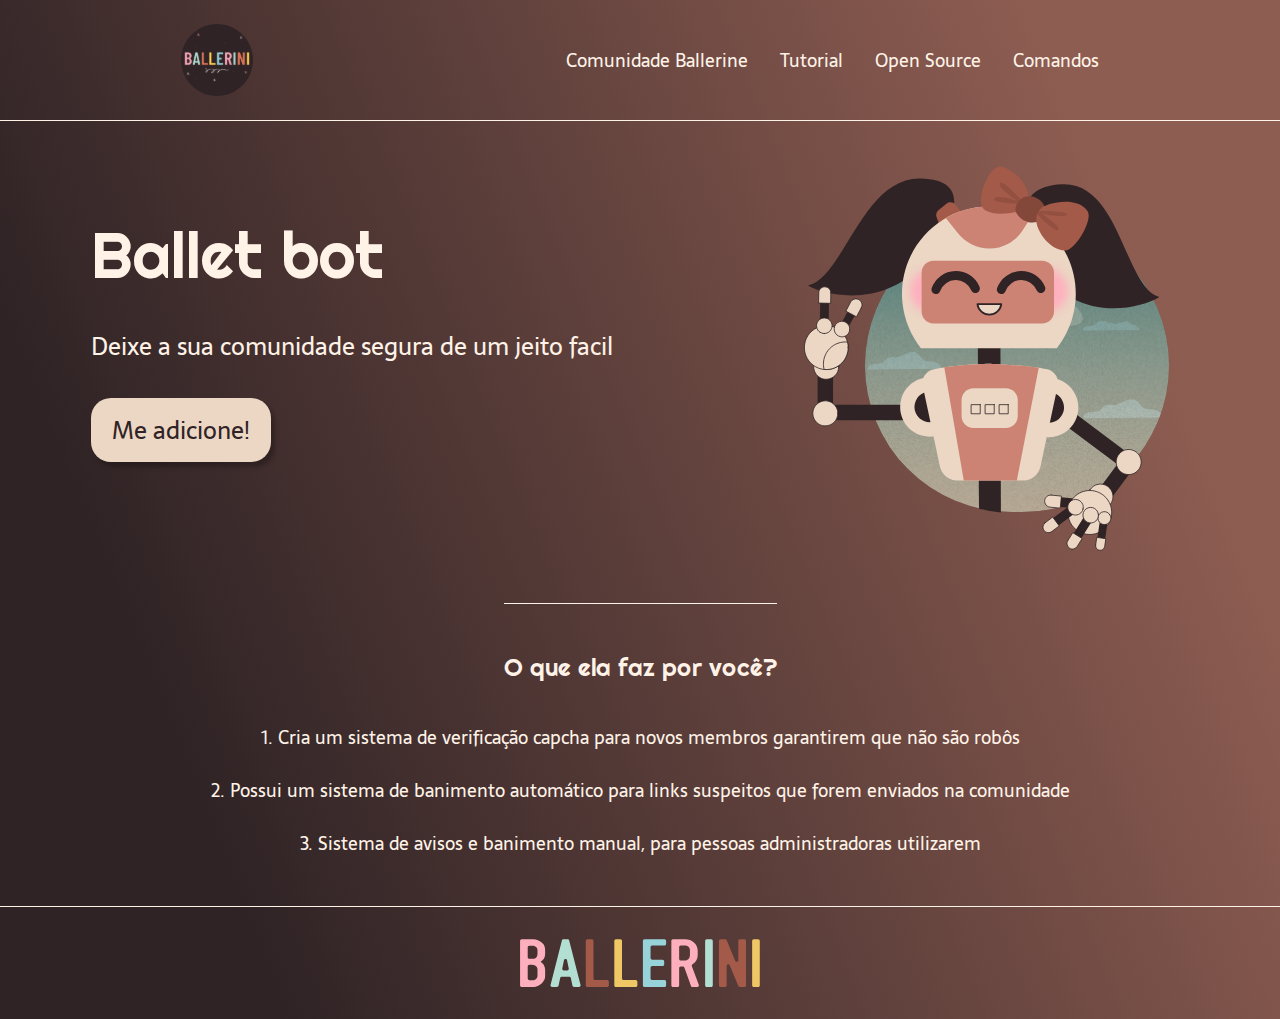
<file: Download Package/Comunidade Balerine/index.html>
<!DOCTYPE html>
<html lang="pt-br">
<head>
    <meta charset="UTF-8">
    <meta http-equiv="X-UA-Compatible" content="IE=edge">
    <meta name="viewport" content="width=device-width, initial-scale=1.0">
    <title>Document</title>
    <link rel="stylesheet" href="src/css/style.css">
</head>
<body>
    <header class="cabecalho">
        <img class="cabecalho-imagem" src="src/imagem/Vector.svg" alt="Logo Ballerine">

        <nav class="cabecalho-menu"><!--Para navegação com semantica-->
            <a class="cabecalho-menu-item" href="/index.html">Comunidade Ballerine</a>
            <a class="cabecalho-menu-item" href="https://www.youtube.com/watch?v=llF6vD-RljE&t=2208s">Tutorial</a>
            <a class="cabecalho-menu-item" href="index.html">Open Source</a>
            <a class="cabecalho-menu-item" href="index.html">Comandos</a>
        </nav>

    </header>

    <main class="conteudo">
        <section class="conteudo-principal"> <!--Para sessoes-->
            <div class="conteudo-principal-escrito"><!--Parte escrita da diisão-->
                <h1 class="conteudo-principal-escrito-titulo">Ballet bot</h1>
                <h2 class="conteudo-principal-escrito-subtitulo">Deixe a sua comunidade segura de um jeito facil</h2>
                <button class="conteudo-principal-escrito-botao">Me adicione!</button>
            </div>
            <div>
                <img class="conteudo-principal-imagem" src="src/imagem/Group 4.svg" alt="Imagem Robo balle">
            </div>
        </section>

        <section class="conteudo-secundario">
        <h3 class="conteudo-secundario-titulo">O que ela faz por você?</h3>
        <p class="conteudo-secundario-paragrafo">1. Cria um <strong>sistema de verificação capcha</strong> para novos membros garantirem que não são robôs</p>
        <p class="conteudo-secundario-paragrafo">2. Possui um <strong>sistema de banimento automático</strong> para links suspeitos que forem enviados na comunidade</p>
        <p class="conteudo-secundario-paragrafo">3. <strong>Sistema de avisos e banimento manual</strong>, para pessoas administradoras utilizarem</p>
        </section>
    </main>

    <footer class="rodape">
        <img class="rodape-imagem" src="src/imagem/BALLERINI.svg" alt="Imagem Ballerine">
    </footer>


</body>
</html>
</file>
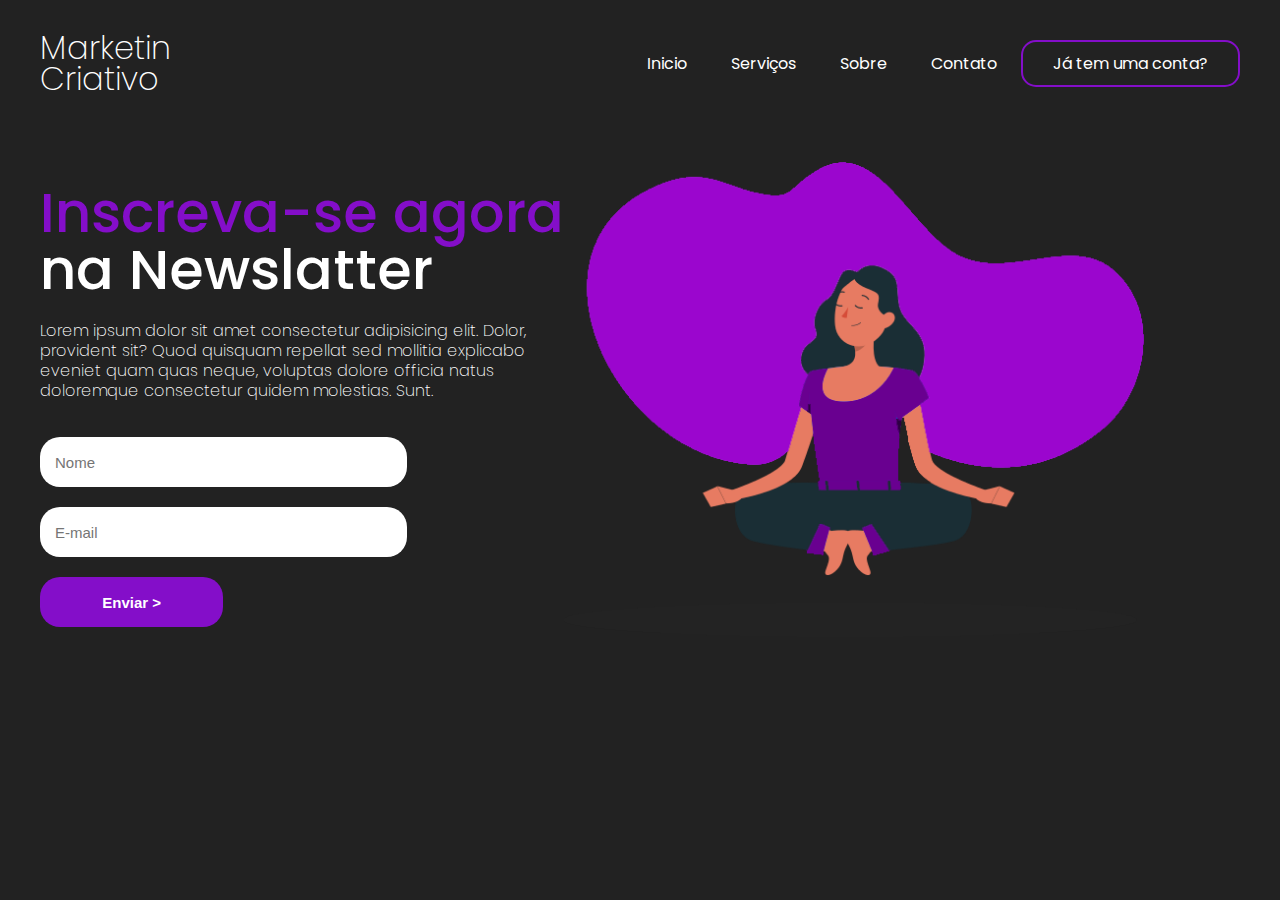
<file: Download Package/Landing Page/index.html>
<!DOCTYPE html>
<html lang="pt-br">
<head>
    <meta charset="UTF-8">
    <meta http-equiv="X-UA-Compatible" content="IE=edge">
    <meta name="viewport" content="width=device-width, initial-scale=1.0">
    <title>Landing Page</title>
    <link rel="stylesheet" href="src/css/style.css">
    <link rel="stylesheet" href="src/css/medida.css">
</head>
<body>
    <header>
        <div id="title">
            <h1>Marketin</h1>
            <h1>Criativo</h1>
        </div>
        <ul>
            <a href="#"><li>Inicio</li></a>
            <a href="#"><li>Serviços</li></a>
            <a href="#"><li>Sobre</li></a>
            <a href="#"><li>Contato</li></a>
            <a class="criar-conta" href="#"><li>Já tem uma conta?</li></a>

        </ul>
    </header>

    <main>
        <aside><!--Teg semantica pra pagina q tenha lado-->

            <h2 class="principal">Inscreva-se agora</h2>
            <h2>na Newslatter</h2>
            <p>Lorem ipsum dolor sit amet consectetur adipisicing elit. Dolor, provident sit? Quod quisquam repellat sed mollitia explicabo eveniet quam quas neque, voluptas dolore officia natus doloremque consectetur quidem molestias. Sunt.</p>

            <form action=""><!--Para formularios-->
                <input type="text" placeholder="Nome"><!--Placeholder Texto que fica dentro do input-->
                <input type="email" placeholder="E-mail">
                <input type="submit" value="Enviar >"> <!--value define o texto para ficar dentro do input-->
            </form>

        </aside>

        <article><!--Div semantica para lugares aonde vai ter imagens-->
            <img src="src/imagens/77d0a7c454e658833800528e748edbe9.png" alt="mulher-roxa">
        </article>
    </main>

    <footer>

    </footer>
</body>
</html>
</file>
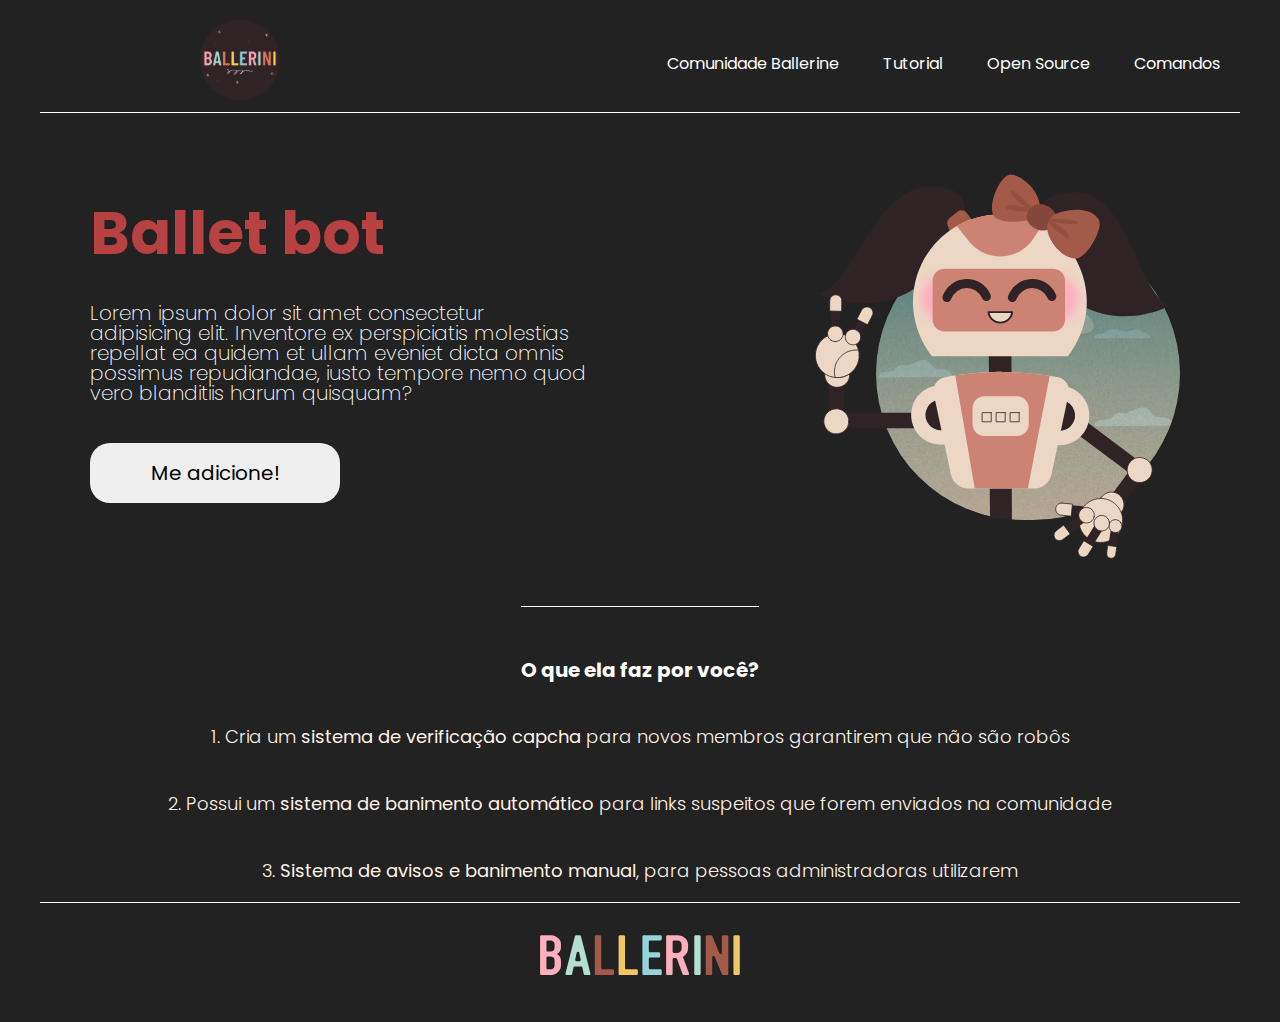
<file: Download Package/Comunidade Balerine/Sozinho/index.html>
<!DOCTYPE html>
<html lang="pt-br">
<head>
    <meta charset="UTF-8">
    <meta name="viewport" content="width=device-width, initial-scale=1.0">
    <title>Comunidade balerine</title>
    <link rel="stylesheet" href="style.css">
</head>
<body>
    <header>
        <nav>
            <div class="logo">
                <img class="principal" src="Vector.svg" alt="">
            </div>

            <ul>
                <a href="#"><li>Comunidade Ballerine</li></a>
                <a href="#"><li>Tutorial</li></a>
                <a href="#"><li>Open Source</li></a>
                <a href="#"><li>Comandos</li></a>
            </ul>
        </nav>
    </header>

    <main>
        <aside>
            <div class="pagina1">
                <h3 class="titulo">Ballet bot</h3>
                <h3 class="subtitulo">Lorem ipsum dolor sit amet consectetur adipisicing elit. Inventore ex perspiciatis molestias repellat ea quidem et ullam eveniet dicta omnis possimus repudiandae, iusto tempore nemo quod vero blanditiis harum quisquam?</h3>
            </div>

            <input type="button" value="Me adicione!">
        </aside>

        <figure>
            <img class="robo" src="Group 4.svg" alt="">
        </figure>

    </main>
    
    <section>
        <div class="segunda">
            <h3 class="segunda-titulo">O que ela faz por você?</h3>
            <p class="segunda-paragrafo">1. Cria um <strong>sistema de verificação capcha</strong> para novos membros garantirem que não são robôs</p>
            <p class="segunda-paragrafo">2. Possui um <strong>sistema de banimento automático</strong> para links suspeitos que forem enviados na comunidade</p>
            <p class="segunda-paragrafo">3. <strong>Sistema de avisos e banimento manual</strong>, para pessoas administradoras utilizarem</p>
        </div>
    </section>
    
    <footer class="rodape">
        <img class="rodape-imagem" src="BALLERINI.svg" alt="rodape">
    </footer>
</body>
</html>
</file>
<file: Download Package/Comunidade Balerine/src/css/style.css>
@import url('https://fonts.googleapis.com/css2?family=Righteous&family=Sarala:wght@400;700&display=swap');

* {
    margin: 0; /*A distancia da tag que você ta usando para a tag exterior*/
    padding: 0; 
    box-sizing: border-box;
    text-decoration: none;
}

body{
    font-size:100%;
    background: linear-gradient(68.15deg, #2F2325 16.62%, #8E5D52 85.61%);
}
.cabecalho{
    display: flex;
    flex-direction: row; /*faz os itens ficarem em linhas*/
    align-items: center; /*Faz o alinhamento no centro do header*/
    justify-content: space-around;
    padding: 24px; /*Distancia de todas as bordas*/
}

.cabecalho-imagem{
    height: 72px; /*altura da imagem*/

}

.cabecalho-menu{
    display: flex;
    gap: 32px; /*Espaçamento*/
}

.cabecalho-menu-item{
    font-family: 'Sarala', sans-serif;
    color: #FFF2E7;
    font-weight: 400;
    font-size: 18px;
}

.conteudo {
    border-top: 0.4px solid #FFF2E7; /*tamanho da borda, solida/pontilhada, cor */
    margin-bottom: 48px;/*Espaço do main para o footer*/
}

.conteudo-principal{
display: flex;
flex-direction: row;
align-items: center;
justify-content: space-around;
}

.conteudo-principal-escrito{
    display: flex;
    flex-direction: column;
    gap: 32px;
}
.conteudo-principal-escrito-titulo{
    font-family: 'Righteous', cursive;
    font-weight: 400;
    font-size: 64px;
    color: #FFF2E7;
}

.conteudo-principal-escrito-subtitulo{
    font-family: 'Sarala' , sans-serif;
    font-weight: 400;
    font-size: 24px;
    color: #FFF2E7;

}

.conteudo-principal-escrito-botao{
    background-color: #ECD6C4;
    width: 180px; /*Largura*/
    height: 64px; /*Altura*/
    border: none;
    box-shadow: 4px 5px 4px rgba(0, 0, 0, 0.25);
    border-radius: 20px;
    font-family: 'Sarala' , sans-serif;
    font-weight: 400;
    font-size: 24px;
    color:#2F2325;
}

.conteudo-principal-escrito-botao:hover{
    background-color: rgba(236, 214, 196, 0.53);
    cursor: pointer;
    
}

.conteudo-principal-imagem{
    height: 430px;
}

.conteudo-secundario {
    display: flex;
    flex-direction: column;
    align-items: center;
    gap: 24px;
    margin-top: 48px;
}

.conteudo-secundario-titulo{
    border-top: 0.4px solid #FFF2E7;
    padding-top: 48px; /*Você se distancia*/
    font-family: "Righteous", cursive;
    font-weight: 400;
    font-size: 24px;
    color: #FFF2E7;
    margin-bottom: 16px; /*Esse elemento distante dos d baixo*/
}

.conteudo-secundario-paragrafo{
    font-family: "Sarala", sans-serif;
    font-weight: 300;
    font-size: 18px;
    color: #FFF2E7;
}

.rodape{
    padding: 32px;
    border-top: 0.4px solid #FFF2E7; /*Linha de divisão*/
}

.rodape-imagem{
    height: 48px;
    /*Deixa a imagem centralizada*/
    display: block;
    margin: 0% auto;
}
</file>
<file: Download Package/Landing Page/src/css/style.css>
@import url('https://fonts.googleapis.com/css2?family=Poppins:wght@100;200;300;400;500;600;700;800;900&display=swap');


body{
    background-color: rgb(34, 34, 34);
    color :white;
    font-family: 'Poppins', sans-serif;
    max-width: 1200px;
    margin: 0 auto;
    padding: 15px;
}

header{
    display:flex;
    flex-direction: row;
    justify-content: space-between;
    align-items: center;
}

#title {
    flex-direction: column;
    line-height: 10px; /*Diminui os espaços entre os textos*/
}

li{
    display: inline-block;
    margin:20px; /*Como se fosse blocos da um espaço nos elementos*/
}

a{
    color:white;
}

a:hover{
    color:rgb(132, 14, 201);
    transition: 0.3s ;
}

.criar-conta{
    border: 2px solid rgb(132, 14, 201); /*Largura, solida, cor*/
    padding: 10px; /*Cria uma margin interna*/
    border-radius: 15px;
}

.criar-conta:hover{
    background-color: rgb(132, 14, 201);
    color:white;

}


h1{
    font-weight: 200;
}

main{
    display: flex;
    flex-direction: row;
    margin-top:50px;
}

h2{
    font-size: 56px;
    line-height: 10px;
    font-family: "Poppins", sans-serif;
    font-weight: 500 ;
}
.principal{
    color: rgb(132, 14, 201);
}
p{
    line-height: 20px;
    max-width: 500px;/*Faz o paragrafo ter uma largura maxima de 500px*/
    font-family: "Poppins", sans-serif;
    font-weight: 200;

}

img{
    width: 580px;
}

form{
    display: flex;
    flex-direction: column;
    width: 70%; /*Uma largura de 70% da tela principal*/
}

form [type="submit"] {
    height: 50px; /*altura*/
    width: 50%; /*largura*/
    background-color: rgb(132, 14, 201);
    color: white;
    font-weight: bold;

}
form [type="submit"]:hover {
    cursor: pointer;
}


input{
    margin-top: 20px;
    height: 20px;
    padding: 15px;
    border-radius: 20px;
    border: none;
    font-size: 15px;
}
</file>
<file: Download Package/Landing Page/src/css/medida.css>
@media screen and (max-width:760px){
    header{
        flex-direction: column;
    }
    main{
        flex-direction: column;
    }
    h2{
        font-size: 38px;
    }
    form{
        margin: 0 auto;
        width: 100%;
    }
    input{
        align-self: center; /*Alinhar ele mesmo ao centro*/
    }
    img{
        width: 400px;
        margin-top:30px;

        /*display:none; pra imagem sumir*/
    }
    ul{
        text-align: center;
    }
}
</file>
<file: Download Package/Comunidade Balerine/Sozinho/style.css>
@import url('https://fonts.googleapis.com/css2?family=Poppins:wght@100;200;300;400;500;600;700;800;900&display=swap');

/*------------------------------------------ HEADER --------------------------------------------------*/
body{
    background-color: rgb(34,34,34);
    color: white;
    font-family: 'Poppins', san;
    max-width: 1200px;
    margin: 0 auto;
    padding: 15px;
}

nav{
    display: flex;
    flex-direction: row;
    justify-content: space-between;
    align-items: center;
}

.logo{
    margin-left: 160px;
}

.principal{
    width: 80px;
}

li{
    display: inline-block;
    margin: 20px;
}

a{
    color: white;
}

a:hover{
    color:rgba(252, 79, 79, 0.692);
    transition: 0.3s;
}

/*-------------------------------- MAIN 1 SECTION -------------------------*/
main{
    display: flex;
    flex-direction: row;
    border-top: 1px solid white;
}
aside{
    margin: 50px ;
}
.pagina1{
    line-height: 20px;
    width: 80%;
}

.titulo{
    font-size: 60px;
    color: rgba(252, 79, 79, 0.692);
}
.subtitulo{
    font-size:20px;
    font-weight: 200;
}

input[type="button"]{
    margin-top: 20px;
    height: 60px;
    width: 40%;
    border: none;
    border-radius: 20px;
}
input[type="button"]:hover{
    background-color: rgba(252, 79, 79, 0.692);
    transition: 0.3s;
    color: white;
}

input{
    font-size: 20px;
    font-family: 'Poppins',sans-serif;
    cursor: pointer;
}

/*-------------------------------- MAIN 2 SECTION -------------------------*/

.segunda{
    display: flex;
    flex-direction: column;
    align-items: center;
    gap: 4px;
    margin-top: 4px;

}

.segunda-titulo{
    border-top: 1px solid white;
    padding-top: 48px;
    font-weight: bold;
    font-size: 20px;
    margin-bottom: 16px;
}

.segunda-paragrafo{
    font-weight: 300;
    font-size: 18px;
    color: #FFF2E7;
}

.rodape{
    border-top: 1px solid white;
    padding: 32px;
}

.rodape-imagem{
    display: block;
    margin: 0 auto;
    width: 200px;
}
</file>
